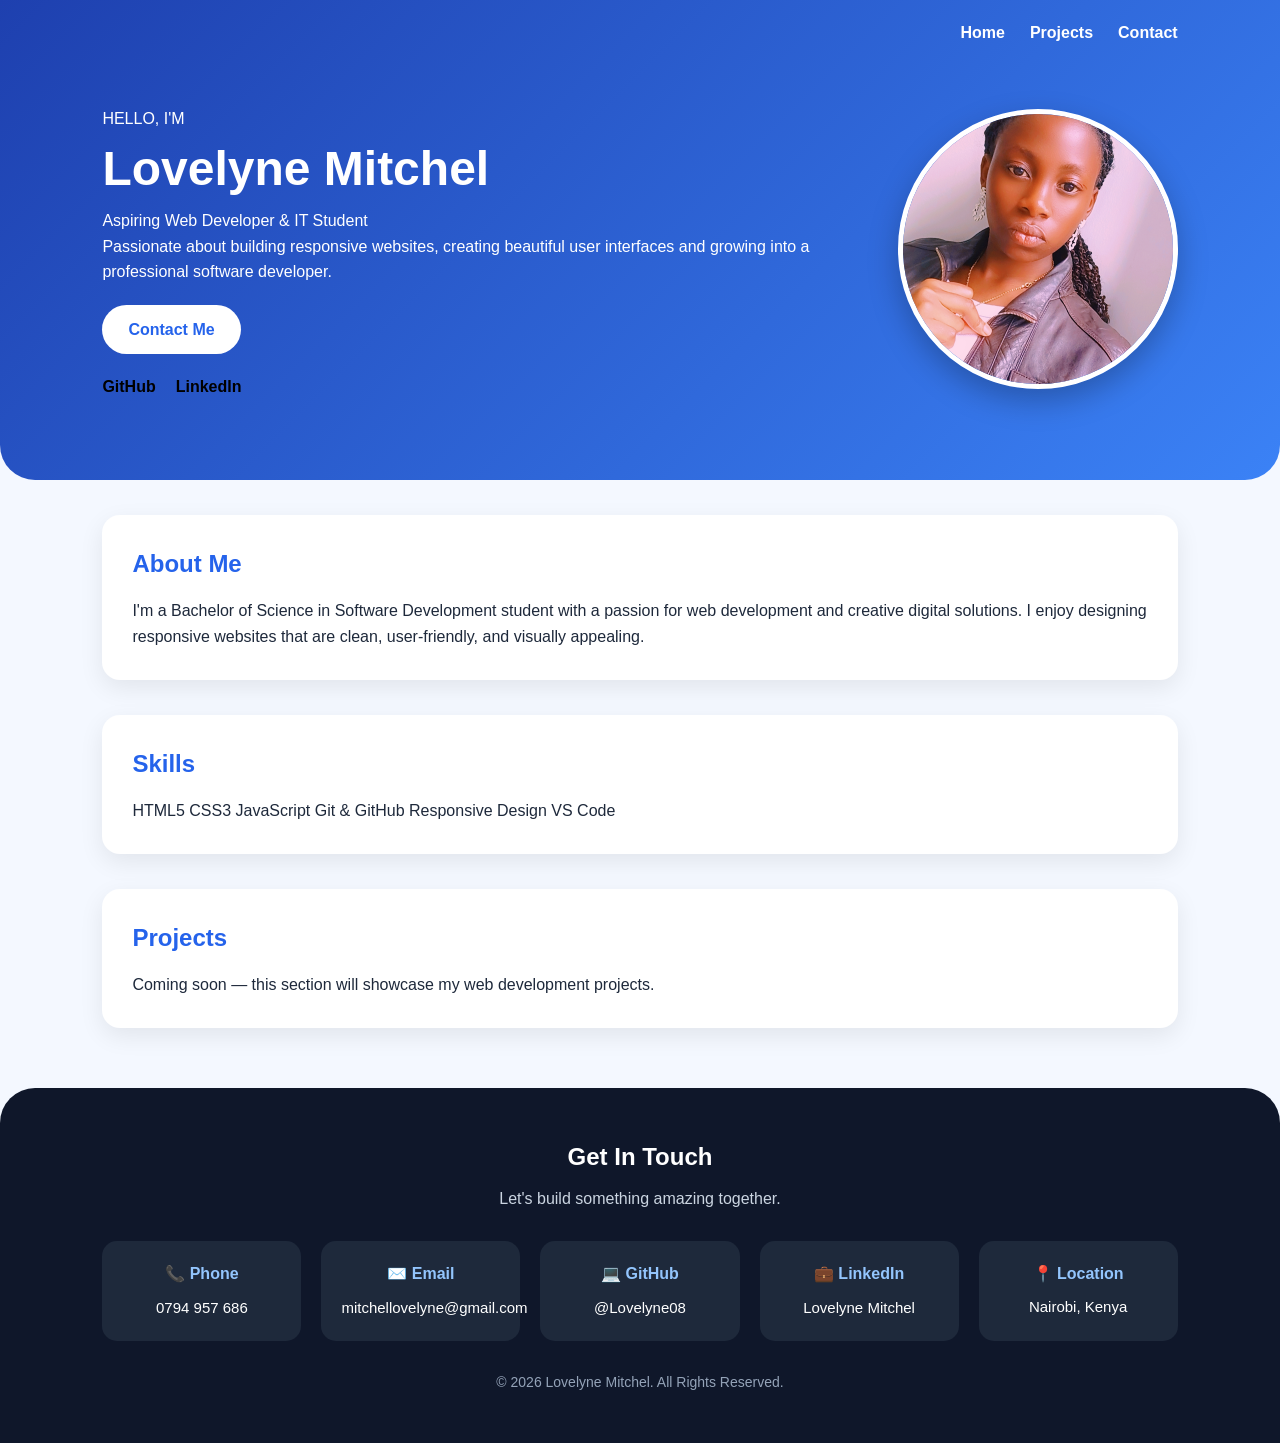
<file: index.html>
<!DOCTYPE html>
<html lang="en">
<head>
  <meta charset="UTF-8">
  <meta name="viewport" content="width=device-width, initial-scale=1.0">
  <title>Lovelyne Mitchel | Portfolio</title>
  <link rel="stylesheet" href="styles.css">
</head>
<body>

<header id="home">
  <nav>
  <div></div>

  <ul class="nav-links">
    <li><a href="index.html">Home</a></li>
    <li><a href="projects.html">Projects</a></li>
    <li><a href="#contact">Contact</a></li>
  </ul>
</nav>

  <section class="hero" id="home">

  <div class="hero-text">
    <p class="hello">HELLO, I'M</p>

    <h1>Lovelyne <span>Mitchel</span></h1>

    <p class="tagline">Aspiring Web Developer & IT Student</p>

    <p class="intro">
      Passionate about building responsive websites, creating beautiful user
      interfaces and growing into a professional software developer.
    </p>

    <a href="#contact" class="btn">Contact Me</a>

    <div class="socials">
      <a href="https://github.com/Lovelyne08" target="_blank">GitHub</a>
      <a href="https://www.linkedin.com/in/lovelyne-mitchel-a5525943a" target="_blank">LinkedIn</a>
    </div>
  </div>

  <div class="hero-image">
    <img src="images/profile1.jpg" alt="Lovelyne Mitchel">
  </div>

</section>
</header>

<main>

  
    <section id="about" class="card">
  <div class="about-text">
    <h2>About Me</h2>
    <p>
      I'm a Bachelor of Science in Software Development student with a passion
      for web development and creative digital solutions. I enjoy designing
      responsive websites that are clean, user-friendly, and visually appealing.
    </p>
  </div>
</section>

<section id="skills" class="card">
  <h2>Skills</h2>

  <div class="skills-grid">
    <span>HTML5</span>
    <span>CSS3</span>
    <span>JavaScript</span>
    <span>Git & GitHub</span>
    <span>Responsive Design</span>
    <span>VS Code</span>
  </div>
</section>
  <section id="projects" class="card">
    <h2>Projects</h2>
    <p>Coming soon — this section will showcase my web development projects.</p>
  </section>

</main>
<footer id="contact">
  <h2>Get In Touch</h2>
  <p class="sub">Let's build something amazing together.</p>

  <div class="contact-box">

    <div class="item">
      <h4>📞 Phone</h4>
      <a href="tel:0794957686">0794 957 686</a>
    </div>

    <div class="item">
      <h4>✉️ Email</h4>
      <a href="mailto:mitchellovelyne@gmail.com">
        mitchellovelyne@gmail.com
      </a>
    </div>

    <div class="item">
      <h4>💻 GitHub</h4>
      <a href="https://github.com/Lovelyne08" target="_blank">
        @Lovelyne08
      </a>
    </div>

    <div class="item">
  <h4>💼 LinkedIn</h4>
  <a href="https://www.linkedin.com/in/lovelyne-mitchel-a5525943a" target="_blank">
    Lovelyne Mitchel
  </a>
</div>

    <div class="item">
      <h4>📍 Location</h4>
      <p>Nairobi, Kenya</p>
    </div>

  </div>

  <p class="copy">© 2026 Lovelyne Mitchel. All Rights Reserved.</p>
</footer>

</body>
</html>
</file>
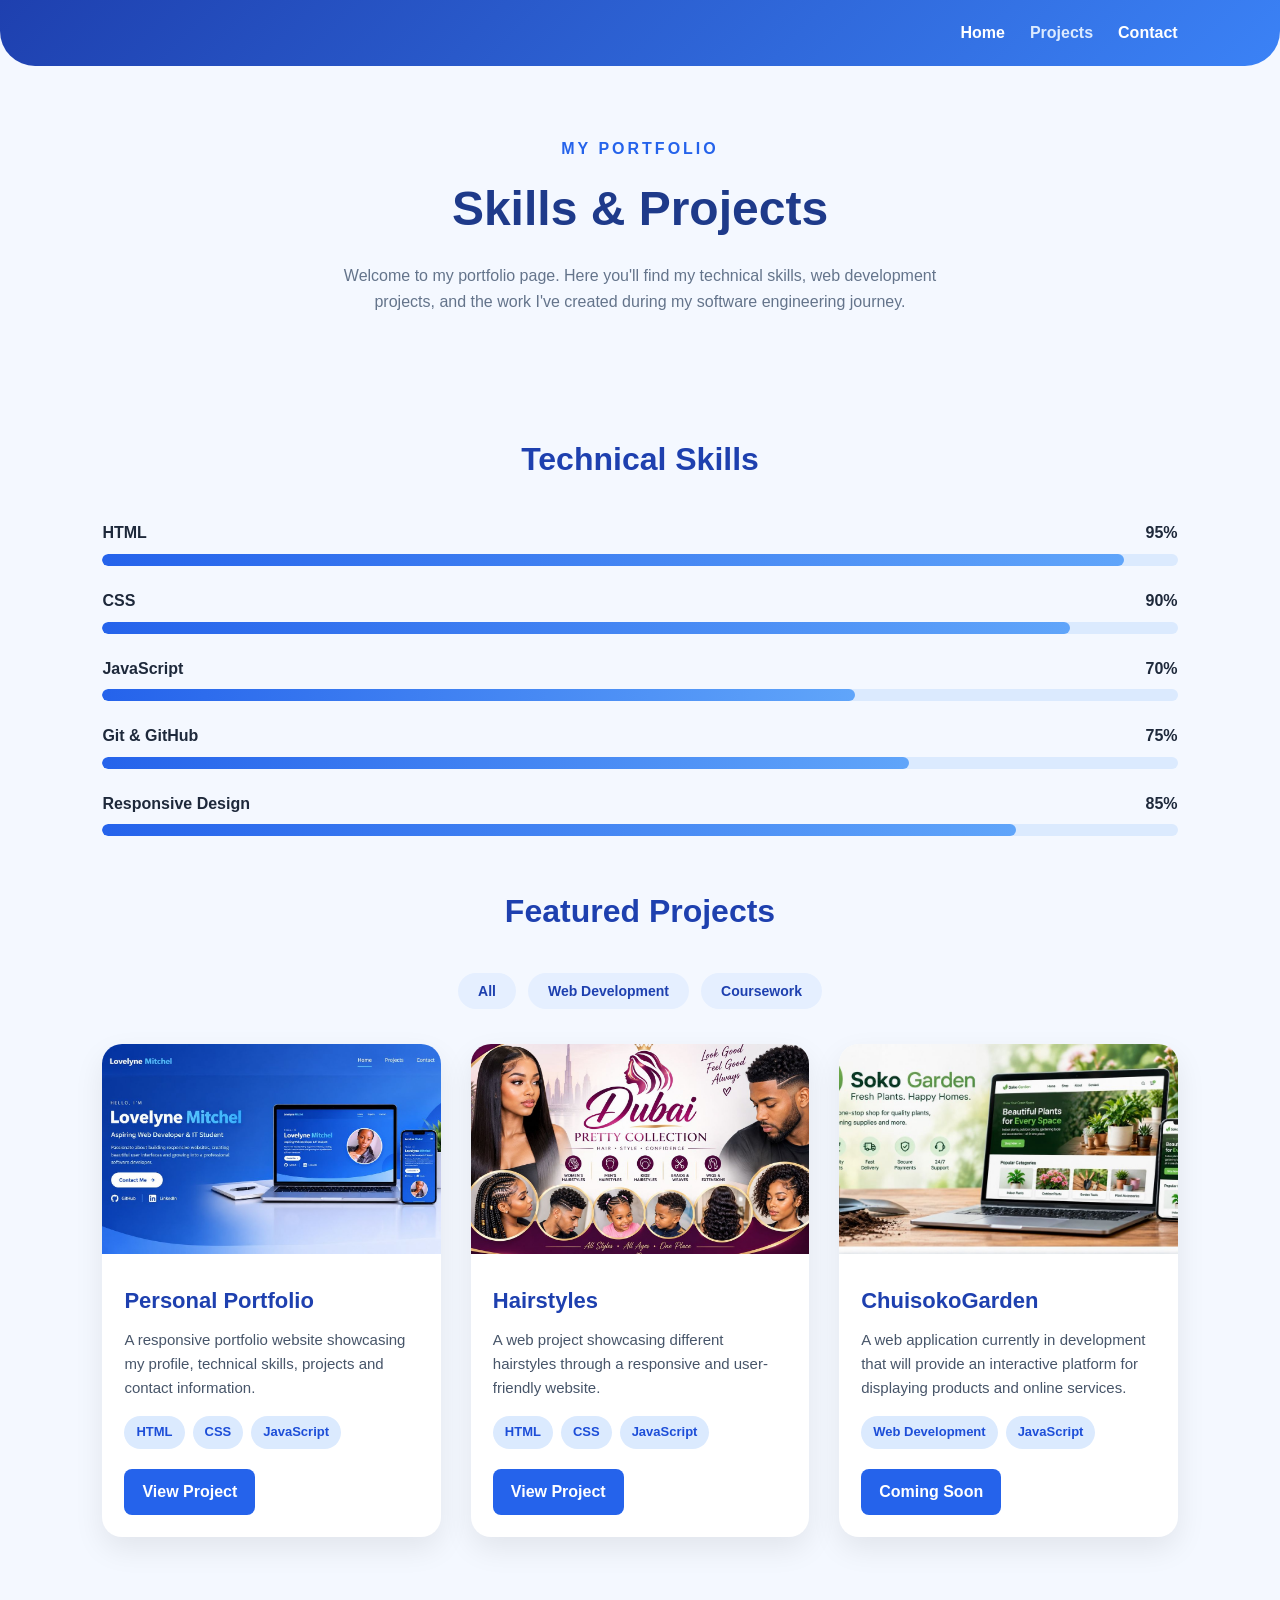
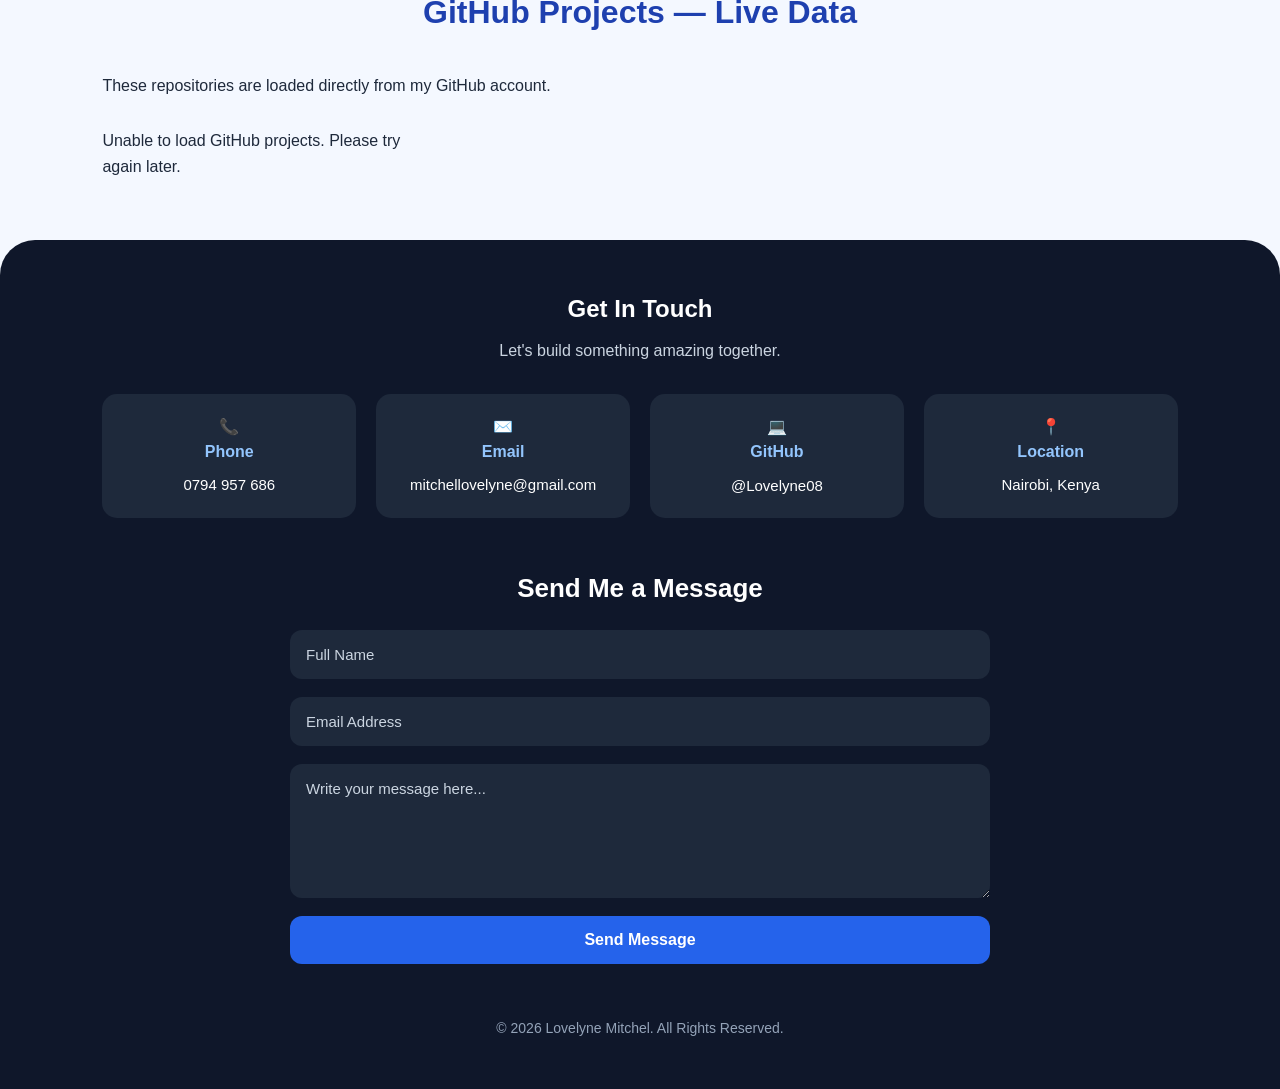
<file: projects.html>
<!DOCTYPE html>
<html lang="en">
<head>
  <meta charset="UTF-8">
  <meta name="viewport" content="width=device-width, initial-scale=1.0">
  <title>Projects | Lovelyne Mitchel</title>
  <link rel="stylesheet" href="styles.css">
</head>

<body>

  <!-- Navigation -->
  <header>
    <nav>
      <div></div>

      <ul class="nav-links">

        <li><a href="index.html">Home</a></li>
        <li><a href="projects.html" class="active">Projects</a></li>
        <li><a href="#contact">Contact</a></li>
      </ul>
    </nav>
  </header>


  <!-- Hero Section -->
  <section class="coming">
    <p class="mini-title">MY PORTFOLIO</p>

    <h1>Skills & Projects</h1>

    <p class="coming-text">
      Welcome to my portfolio page. Here you'll find my technical skills,
      web development projects, and the work I've created during my software
      engineering journey.
    </p>
  </section>


  <!-- Skills -->
  <section class="skills">

    <h2>Technical Skills</h2>

    <div class="skill">

      <div class="skill-title">
        <span>HTML</span>
        <span>95%</span>
      </div>

      <div class="bar">
        <span class="html"></span>
      </div>

    </div>


    <div class="skill">

      <div class="skill-title">
        <span>CSS</span>
        <span>90%</span>
      </div>

      <div class="bar">
        <span class="css"></span>
      </div>

    </div>


    <div class="skill">

      <div class="skill-title">
        <span>JavaScript</span>
        <span>70%</span>
      </div>

      <div class="bar">
        <span class="js"></span>
      </div>

    </div>


    <div class="skill">

      <div class="skill-title">
        <span>Git & GitHub</span>
        <span>75%</span>
      </div>

      <div class="bar">
        <span class="git"></span>
      </div>

    </div>


    <div class="skill">

      <div class="skill-title">
        <span>Responsive Design</span>
        <span>85%</span>
      </div>

      <div class="bar">
        <span class="responsive"></span>
      </div>

    </div>

  </section>


  <!-- Projects -->
  <section class="projects">

    <h2>Featured Projects</h2>


    <!-- Project Filter Buttons -->
    <div class="project-filters">

      <button type="button" onclick="filterProjects('all')">
        All
      </button>

      <button type="button" onclick="filterProjects('web')">
        Web Development
      </button>

      <button type="button" onclick="filterProjects('coursework')">
        Coursework
      </button>

    </div>


    <div class="project-grid">


      <!-- Project 1: Personal Portfolio -->
      <div class="project-card" data-category="coursework">

        <img src="images/profile2.jpg" alt="Personal Portfolio Website" loading="lazy">

        <div class="project-content">

          <h3>Personal Portfolio</h3>

          <p>
            A responsive portfolio website showcasing my profile,
            technical skills, projects and contact information.
          </p>

          <div class="tech">
            <span>HTML</span>
            <span>CSS</span>
            <span>JavaScript</span>
          </div>

          <a href="index.html" class="project-btn">
            View Project
          </a>

        </div>

      </div>


      <!-- Project 2: Hairstyles -->
      <div class="project-card" data-category="web">

        <img src="images/hairstyle3.jpg" alt="Hairstyles Project" loading="lazy">

        <div class="project-content">

          <h3>Hairstyles</h3>

          <p>
            A web project showcasing different hairstyles through
            a responsive and user-friendly website.
          </p>

          <div class="tech">
            <span>HTML</span>
            <span>CSS</span>
            <span>JavaScript</span>
          </div>

          <a
            href="https://lovelyne08.github.io/hairstyle/"
            class="project-btn"
            target="_blank"
            rel="noopener noreferrer">
            View Project
          </a>

        </div>

      </div>


      <!-- Project 3: Soko Garden -->
      <div class="project-card" data-category="web">

        <img src="images/soko1.jpg" alt="Soko Garden Project" loading="lazy">

        <div class="project-content">

          <h3>ChuisokoGarden</h3>

          <p>
            A web application currently in development that will
            provide an interactive platform for displaying products
            and online services.
          </p>

          <div class="tech">
            <span>Web Development</span>
            <span>JavaScript</span>
          </div>

          <a href="#" class="project-btn">
            Coming Soon
          </a>

        </div>

      </div>


        </div>

  </section>


  <!-- Live GitHub Projects -->
  <section class="projects">

    <h2>GitHub Projects — Live Data</h2>

    <p>
      These repositories are loaded directly from my GitHub account.
    </p>

    <div id="githubProjects" class="github-grid">

  <p id="githubLoading">
    Loading GitHub projects...
  </p>

</div>

  </section>


  <!-- Contact -->
  <footer id="contact">

    <h2>Get In Touch</h2>

    <p class="sub">
      Let's build something amazing together.
    </p>


    <div class="contact-box">


      <!-- Phone -->
      <div class="item">

        <span class="icon">📞</span>

        <h4>Phone</h4>

        <p>0794 957 686</p>

      </div>


      <!-- Email -->
      <div class="item">

        <span class="icon">✉️</span>

        <h4>Email</h4>

        <p>mitchellovelyne@gmail.com</p>

      </div>


      <!-- GitHub -->
      <div class="item">

        <span class="icon">💻</span>

        <h4>GitHub</h4>

        <a
          href="https://github.com/Lovelyne08"
          target="_blank"
          rel="noopener noreferrer">
          @Lovelyne08
        </a>

      </div>


      <!-- Location -->
      <div class="item">

        <span class="icon">📍</span>

        <h4>Location</h4>

        <p>Nairobi, Kenya</p>

      </div>


    </div>


    <!-- Contact Form -->
    <div class="contact-form">

      <h3>Send Me a Message</h3>

      <form id="contactForm">

        <input
          type="text"
          id="name"
          placeholder="Full Name"
          required>


        <input
          type="email"
          id="email"
          placeholder="Email Address"
          required>


        <textarea
          id="message"
          rows="6"
          placeholder="Write your message here..."
          required></textarea>


        <button
          type="submit"
          class="send-btn">
          Send Message
        </button>


        <p id="formMessage"></p>

      </form>

    </div>


    <p class="copy">
      © 2026 Lovelyne Mitchel. All Rights Reserved.
    </p>

  </footer>


  <!-- JavaScript -->
  <script src="script.js"></script>

</body>
</html>
</file>
<file: styles.css>
*{
    margin:0;
    padding:0;
    box-sizing:border-box;
    font-family:"Segoe UI",sans-serif;
}

html{
    scroll-behavior:smooth;
}

body{
    background:#f4f8ff;
    color:#1e293b;
    line-height:1.6;
}

/* HEADER */

header{
    background:linear-gradient(135deg,#1e40af,#3b82f6);
    color:white;
    padding:20px 8%;
    border-radius:0 0 35px 35px;
}

nav{
    display:flex;
    justify-content:space-between;
    align-items:center;
}

.nav-links{
    display:flex;
    gap:25px;
    list-style:none;
}

.nav-links a{
    color:white;
    text-decoration:none;
    font-weight:600;
    transition:.3s;
}

.nav-links a:hover,
.nav-links a.active{
    color:#dbeafe;
}

/* HOME PAGE */

.hero{
    display:flex;
    justify-content:space-between;
    align-items:center;
    gap:40px;
    padding:60px 0;
}

.hero-image img{
    width:280px;
    height:280px;
    object-fit:cover;
    border-radius:50%;
    border:5px solid white;
    box-shadow:0 12px 30px rgba(0,0,0,.25);
}

h1{
    font-size:48px;
}

.tag{
    color:#dbeafe;
    margin:10px 0;
    font-weight:600;
}

.btn{
    display:inline-block;
    margin-top:20px;
    padding:12px 26px;
    background:white;
    color:#2563eb;
    border-radius:30px;
    text-decoration:none;
    font-weight:bold;
    transition:.3s;
}

.btn:hover{
    transform:translateY(-3px);
    box-shadow:0 8px 20px rgba(0,0,0,.15);
}

.card{
    width:84%;
    margin:35px auto;
    padding:30px;
    background:white;
    border-radius:18px;
    box-shadow:0 8px 25px rgba(0,0,0,.08);
}

.card h2{
    color:#2563eb;
    margin-bottom:15px;
}

/* HERO TEXT */

.coming{
    text-align:center;
    padding:70px 20px;
}

.mini-title{
    letter-spacing:3px;
    color:#2563eb;
    font-weight:700;
    margin-bottom:10px;
}

.coming h1{
    color:#1e3a8a;
    margin-bottom:15px;
}

.coming-text{
    max-width:650px;
    margin:auto;
    color:#64748b;
}

/* SOCIAL */

.socials{
    margin-top:20px;
    display:flex;
    gap:20px;
}

.socials a{
    color:black;
    text-decoration:none;
    font-weight:600;
}

.socials a:hover{
    color:white;
}

/* PROJECTS PAGE */

.skills,
.projects{
    width:84%;
    margin:50px auto;
}

.skills h2,
.projects h2{
    text-align:center;
    color:#1e40af;
    margin-bottom:35px;
    font-size:32px;
}

/* SKILL BARS */

.skill{
    margin-bottom:22px;
}

.skill-title{
    display:flex;
    justify-content:space-between;
    margin-bottom:8px;
    font-weight:600;
}

.bar{
    width:100%;
    height:12px;
    background:#dbeafe;
    border-radius:30px;
    overflow:hidden;
}

.bar span{
    display:block;
    height:100%;
    border-radius:30px;
    background:linear-gradient(90deg,#2563eb,#60a5fa);
}

.html{width:95%;}
.css{width:90%;}
.js{width:70%;}
.git{width:75%;}
.responsive{width:85%;}

/* PROJECT CARDS */

.project-grid{
    display:grid;
    grid-template-columns:repeat(auto-fit,minmax(300px,1fr));
    gap:30px;
}

.project-card{
    background:white;
    border-radius:20px;
    overflow:hidden;
    box-shadow:0 12px 30px rgba(0,0,0,.08);
    transition:all .35s ease;
    cursor:pointer;
}

.project-card:hover{
    transform:translateY(-10px);
    box-shadow:0 20px 40px rgba(37,99,235,.18);
}

.project-card img{
    width:100%;
    height:210px;
    object-fit:cover;
    transition:transform .45s ease;
}

.project-card:hover img{
    transform:scale(1.08);
}

.project-content{
    padding:22px;
}

.project-content h3{
    color:#1e40af;
    margin-bottom:10px;
    font-size:22px;
}

.project-content p{
    color:#475569;
    font-size:15px;
    margin-bottom:16px;
}

.tech{
    display:flex;
    flex-wrap:wrap;
    gap:8px;
    margin-bottom:20px;
}

.tech span{
    background:#dbeafe;
    color:#1d4ed8;
    padding:6px 12px;
    border-radius:20px;
    font-size:13px;
    font-weight:600;
}

.project-btn{
    display:inline-block;
    background:#2563eb;
    color:white;
    text-decoration:none;
    padding:10px 18px;
    border-radius:8px;
    font-weight:600;
    transition:.3s;
}

.project-btn:hover{
    background:#1d4ed8;
}

/* FOOTER */

footer{
    background:#0f172a;
    color:white;
    text-align:center;
    padding:50px 8%;
    margin-top:60px;
    border-radius:35px 35px 0 0;
}

.sub{
    color:#cbd5e1;
    margin:10px 0 30px;
}

.contact-box{
    display:grid;
    grid-template-columns:repeat(auto-fit,minmax(180px,1fr));
    gap:20px;
}

.item{
    background:#1e293b;
    padding:20px;
    border-radius:15px;
    transition:.3s;
}

.item:hover{
    transform:translateY(-5px);
    background:#334155;
}

.item h4{
    color:#93c5fd;
    margin-bottom:8px;
}

.item a,
.item p{
    color:white;
    text-decoration:none;
    font-size:15px;
}

.copy{
    margin-top:30px;
    color:#94a3b8;
    font-size:14px;
}

/* MOBILE */

@media(max-width:768px){

    nav{
        flex-direction:column;
        gap:15px;
    }

    .hero{
        flex-direction:column-reverse;
        text-align:center;
    }

    h1,
    .coming h1{
        font-size:36px;
    }

    .skills,
    .projects,
    .card{
        width:92%;
    }

    .project-card img{
        height:180px;
    }
}

/* CONTACT FORM */

.contact-form{
    max-width:700px;
    margin:50px auto 0;
    text-align:center;
}

.contact-form h3{
    color:white;
    margin-bottom:20px;
    font-size:26px;
}

#contactForm{
    display:flex;
    flex-direction:column;
    gap:18px;
}

#contactForm input,
#contactForm textarea{
    width:100%;
    padding:16px;
    border:none;
    border-radius:12px;
    background:#1e293b;
    color:white;
    font-size:15px;
    outline:none;
}

#contactForm input::placeholder,
#contactForm textarea::placeholder{
    color:#cbd5e1;
}

.send-btn{
    background:#2563eb;
    color:white;
    border:none;
    padding:15px;
    border-radius:12px;
    font-size:16px;
    font-weight:600;
    cursor:pointer;
    transition:.3s;
}

.send-btn:hover{
    background:#1d4ed8;
    transform:translateY(-2px);
}

#formMessage{
    color:#93c5fd;
    font-weight:600;
    margin-top:5px;
}

/* Project Filter Buttons */
.project-filters {
  display: flex;
  justify-content: center;
  gap: 12px;
  margin: 25px 0 35px;
  flex-wrap: wrap;
}

.project-filters button {
  border: none;
  padding: 10px 20px;
  border-radius: 25px;
  background: #e5efff;
  color: #1e40af;
  font-size: 14px;
  font-weight: 600;
  cursor: pointer;
  transition: 0.3s ease;
}

.project-filters button:hover {
  background: #2563eb;
  color: white;
  transform: translateY(-2px);
}

/* GITHUB LIVE PROJECTS */

.github-grid{
    display:grid;
    grid-template-columns:repeat(3, 1fr);
    gap:30px;
    margin-top:30px;
}

.github-grid .project-card{
    padding:0;
    min-height:260px;
    display:flex;
    flex-direction:column;
    justify-content:space-between;
}

.github-grid .project-content{
    padding:25px;
}

.github-grid .project-content h3{
    font-size:22px;
    word-break:break-word;
}

.github-grid .project-content p{
    min-height:50px;
}

.github-grid .tech{
    margin-top:15px;
}

.github-grid .project-btn{
    margin-top:5px;
}


/* MOBILE GITHUB PROJECTS */

@media(max-width:900px){

    .github-grid{
        grid-template-columns:repeat(2, 1fr);
    }

}

@media(max-width:600px){

    .github-grid{
        grid-template-columns:1fr;
    }

}
</file>
